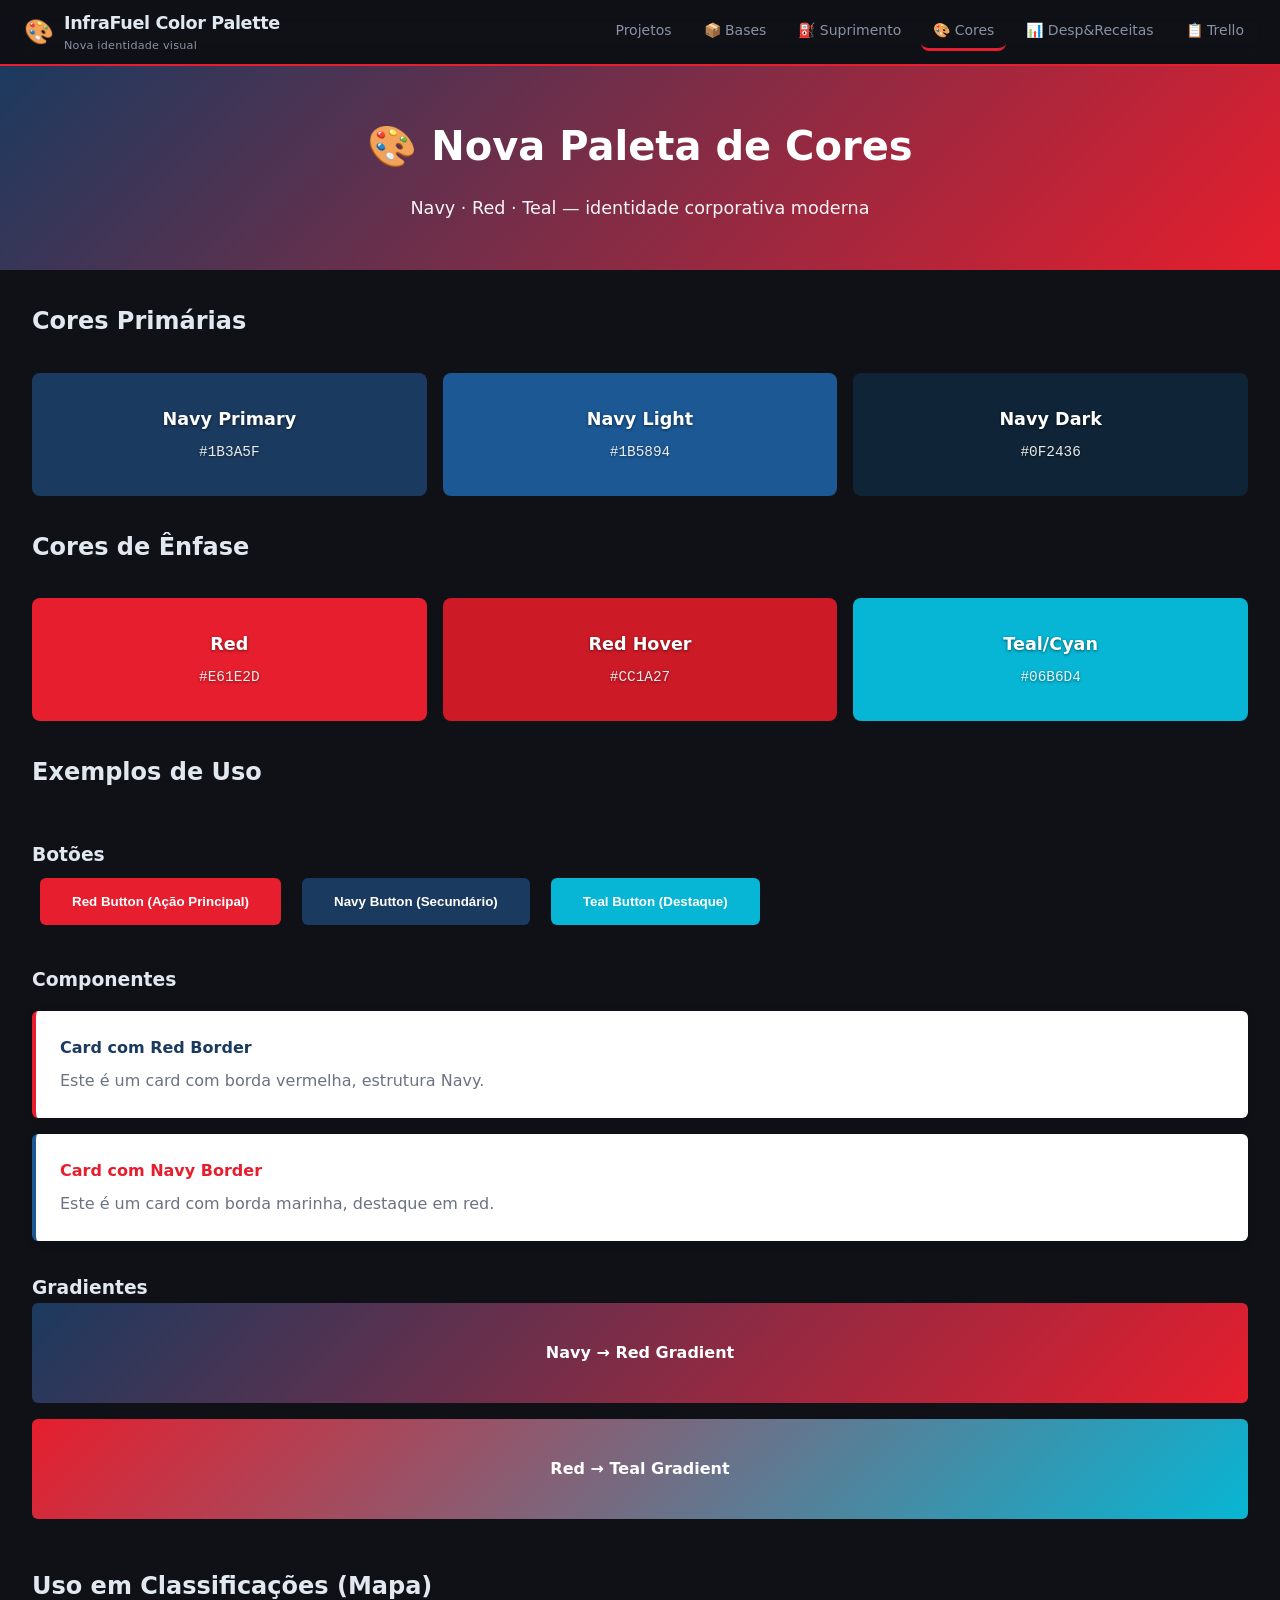
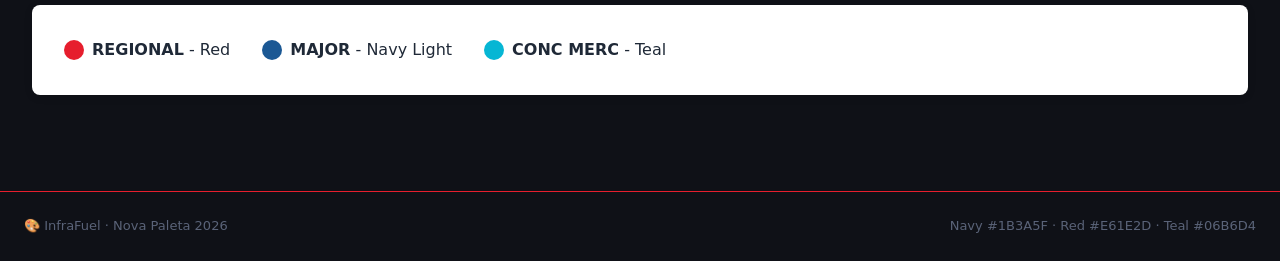
<file: cores.html>
<!DOCTYPE html>
<html lang="pt-BR">
<head>
  <meta charset="UTF-8">
  <meta name="viewport" content="width=device-width, initial-scale=1.0">
  <title>Paleta de Cores · InfraFuel</title>
  <link rel="stylesheet" href="style.css">
  <style>
    .color-section { padding: 2rem; }
    .color-grid { display: grid; grid-template-columns: repeat(auto-fit, minmax(200px, 1fr)); gap: 1rem; margin: 2rem 0; }
    .color-box { padding: 2rem; border-radius: 8px; text-align: center; color: white; text-shadow: 0 1px 3px rgba(0,0,0,0.5); }
    .color-label { font-weight: 600; font-size: 1.1rem; margin-bottom: 0.5rem; }
    .color-code { font-family: monospace; font-size: 0.9rem; opacity: 0.9; }
    .color-primary { background: #1B3A5F; }
    .color-primary-dark { background: #0F2436; }
    .color-primary-light { background: #1B5894; }
    .color-accent { background: #E61E2D; }
    .color-accent-hover { background: #CC1A27; }
    .color-secondary { background: #06B6D4; }
    .examples { margin: 3rem 0; }
    .btn-demo { padding: 1rem 2rem; margin: 0.5rem; border: none; border-radius: 6px; font-weight: 600; cursor: pointer; }
    .btn-red { background: #E61E2D; color: white; }
    .btn-navy { background: #1B3A5F; color: white; }
    .btn-teal { background: #06B6D4; color: white; }
    .btn-red:hover { background: #CC1A27; }
    .btn-navy:hover { background: #0F2436; }
    .btn-teal:hover { background: #0891b2; }
  </style>
</head>
<body>
  <header class="site-header" style="border-bottom: 2px solid #E61E2D;">
    <div class="container header-inner">
      <div class="brand">
        <span class="brand-icon">🎨</span>
        <div>
          <span class="brand-title">InfraFuel Color Palette</span>
          <span class="brand-sub">Nova identidade visual</span>
        </div>
      </div>
      <nav class="header-nav">
        <a href="index.html">Projetos</a>
        <a href="bases.html">📦 Bases</a>
        <a href="suprimento.html">⛽ Suprimento</a>
        <a href="cores.html" style="border-bottom: 3px solid #E61E2D;">🎨 Cores</a>
        <a href="dashboard_cessao.html">📊 Desp&amp;Receitas</a>
        <a href="trello-projetos.html">📋 Trello</a>
      </nav>
    </div>
  </header>

  <section style="padding: 3rem 0; background: linear-gradient(135deg, #1B3A5F 0%, #E61E2D 100%); color: white; text-align: center;">
    <div class="container">
      <h1 style="font-size: 2.5rem; margin-bottom: 1rem;">🎨 Nova Paleta de Cores</h1>
      <p style="font-size: 1.1rem; opacity: 0.95;">Navy · Red · Teal — identidade corporativa moderna</p>
    </div>
  </section>

  <div class="container color-section">
    <h2>Cores Primárias</h2>
    <div class="color-grid">
      <div class="color-box color-primary">
        <div class="color-label">Navy Primary</div>
        <div class="color-code">#1B3A5F</div>
      </div>
      <div class="color-box color-primary-light">
        <div class="color-label">Navy Light</div>
        <div class="color-code">#1B5894</div>
      </div>
      <div class="color-box color-primary-dark">
        <div class="color-label">Navy Dark</div>
        <div class="color-code">#0F2436</div>
      </div>
    </div>

    <h2>Cores de Ênfase</h2>
    <div class="color-grid">
      <div class="color-box color-accent">
        <div class="color-label">Red</div>
        <div class="color-code">#E61E2D</div>
      </div>
      <div class="color-box color-accent-hover">
        <div class="color-label">Red Hover</div>
        <div class="color-code">#CC1A27</div>
      </div>
      <div class="color-box color-secondary">
        <div class="color-label">Teal/Cyan</div>
        <div class="color-code">#06B6D4</div>
      </div>
    </div>

    <h2>Exemplos de Uso</h2>
    <div class="examples">
      <div style="margin-bottom: 2rem;">
        <h3>Botões</h3>
        <button class="btn-demo btn-red">Red Button (Ação Principal)</button>
        <button class="btn-demo btn-navy">Navy Button (Secundário)</button>
        <button class="btn-demo btn-teal">Teal Button (Destaque)</button>
      </div>

      <div style="margin-bottom: 2rem;">
        <h3>Componentes</h3>
        <div style="background: white; padding: 1.5rem; border-left: 4px solid #E61E2D; border-radius: 6px; margin: 1rem 0; box-shadow: 0 2px 8px rgba(0,0,0,0.1);">
          <strong style="color: #1B3A5F;">Card com Red Border</strong>
          <p style="color: #6b7280; margin-top: 0.5rem;">Este é um card com borda vermelha, estrutura Navy.</p>
        </div>

        <div style="background: white; padding: 1.5rem; border-left: 4px solid #1B5894; border-radius: 6px; margin: 1rem 0; box-shadow: 0 2px 8px rgba(0,0,0,0.1);">
          <strong style="color: #E61E2D;">Card com Navy Border</strong>
          <p style="color: #6b7280; margin-top: 0.5rem;">Este é um card com borda marinha, destaque em red.</p>
        </div>
      </div>

      <div style="margin-bottom: 2rem;">
        <h3>Gradientes</h3>
        <div style="height: 100px; background: linear-gradient(135deg, #1B3A5F 0%, #E61E2D 100%); border-radius: 6px; display: flex; align-items: center; justify-content: center; color: white; font-weight: 600;">
          Navy → Red Gradient
        </div>
        <div style="height: 100px; background: linear-gradient(135deg, #E61E2D 0%, #06B6D4 100%); border-radius: 6px; display: flex; align-items: center; justify-content: center; color: white; font-weight: 600; margin-top: 1rem;">
          Red → Teal Gradient
        </div>
      </div>
    </div>

    <h2>Uso em Classificações (Mapa)</h2>
    <div style="background: white; padding: 2rem; border-radius: 8px; box-shadow: 0 2px 8px rgba(0,0,0,0.1);">
      <div style="display: flex; gap: 2rem; flex-wrap: wrap;">
        <div style="display: flex; align-items: center; gap: 0.5rem;">
          <div style="width: 20px; height: 20px; background: #E61E2D; border-radius: 50%;"></div>
          <span style="color: #1f2937;"><strong>REGIONAL</strong> - Red</span>
        </div>
        <div style="display: flex; align-items: center; gap: 0.5rem;">
          <div style="width: 20px; height: 20px; background: #1B5894; border-radius: 50%;"></div>
          <span style="color: #1f2937;"><strong>MAJOR</strong> - Navy Light</span>
        </div>
        <div style="display: flex; align-items: center; gap: 0.5rem;">
          <div style="width: 20px; height: 20px; background: #06B6D4; border-radius: 50%;"></div>
          <span style="color: #1f2937;"><strong>CONC MERC</strong> - Teal</span>
        </div>
      </div>
    </div>
  </div>

  <footer class="site-footer" style="margin-top: 4rem; border-top: 1px solid #E61E2D;">
    <div class="container footer-inner">
      <span>🎨 InfraFuel · Nova Paleta 2026</span>
      <span>Navy #1B3A5F · Red #E61E2D · Teal #06B6D4</span>
    </div>
  </footer>
</body>
</html>
</file>
<file: style.css>
/* ── Reset & Variables ─────────────────────────────────────── */
*, *::before, *::after { box-sizing: border-box; margin: 0; padding: 0; }

:root {
  --bg:           #0f1117;
  --bg-2:         #161a24;
  --bg-3:         #1e2333;
  --border:       #2a3045;
  --border-light: #323a52;
  --text:         #e2e8f0;
  --text-muted:   #8892a4;
  --text-subtle:  #5a6378;
  --primary:      #1B3A5F;
  --primary-dark: #0F2436;
  --primary-light: #1B5894;
  --accent:       #E61E2D;
  --accent-hover: #CC1A27;
  --accent-glow:  #E61E2D40;
  --secondary:    #06B6D4;
  --secondary-glow: #06B6D440;
  --radius:       12px;
  --radius-sm:    8px;
  --shadow:       0 4px 24px #00000060;
  --shadow-hover: 0 8px 40px #00000080;
  --font:         'Segoe UI', system-ui, -apple-system, sans-serif;
  --transition:   0.2s cubic-bezier(0.4, 0, 0.2, 1);
}

html { scroll-behavior: smooth; }

body {
  font-family: var(--font);
  background: var(--bg);
  color: var(--text);
  line-height: 1.6;
  min-height: 100vh;
}

.container {
  max-width: 1320px;
  margin: 0 auto;
  padding: 0 24px;
}

/* ── Header ────────────────────────────────────────────────── */
.site-header {
  position: sticky;
  top: 0;
  z-index: 100;
  background: var(--bg)ee;
  backdrop-filter: blur(12px);
  -webkit-backdrop-filter: blur(12px);
  border-bottom: 1px solid transparent;
  transition: border-color var(--transition), box-shadow var(--transition);
}

.site-header.scrolled {
  border-bottom-color: var(--border);
  box-shadow: 0 2px 20px #00000050;
}

.header-inner {
  display: flex;
  align-items: center;
  justify-content: space-between;
  height: 64px;
  gap: 16px;
}

.brand {
  display: flex;
  align-items: center;
  gap: 10px;
  text-decoration: none;
  color: inherit;
}

.brand-icon {
  font-size: 1.5rem;
  line-height: 1;
}

.brand-title {
  display: block;
  font-size: 1.1rem;
  font-weight: 700;
  color: var(--text);
  letter-spacing: -0.02em;
}

.brand-sub {
  display: block;
  font-size: 0.7rem;
  color: var(--text-muted);
  letter-spacing: 0.02em;
}

.header-nav {
  display: flex;
  gap: 8px;
}

.header-nav a {
  color: var(--text-muted);
  text-decoration: none;
  font-size: 0.875rem;
  padding: 6px 12px;
  border-radius: var(--radius-sm);
  transition: color var(--transition), background var(--transition);
}

.header-nav a:hover {
  color: var(--text);
  background: var(--bg-3);
}

/* ── Hero ───────────────────────────────────────────────────── */
.hero {
  padding: 36px 0 24px;
  background: radial-gradient(ellipse 80% 60% at 50% 0%, var(--accent-glow), transparent);
  border-bottom: 1px solid var(--border);
}

.hero-layout {
  display: grid;
  grid-template-columns: 1fr;
  gap: 28px;
  align-items: start;
}

.hero-copy {
  min-width: 0;
}

.hero-title {
  font-size: clamp(1.6rem, 4vw, 2.8rem);
  font-weight: 800;
  line-height: 1.15;
  letter-spacing: -0.03em;
  margin-bottom: 10px;
}

.highlight {
  background: linear-gradient(135deg, #E61E2D, #06B6D4);
  -webkit-background-clip: text;
  -webkit-text-fill-color: transparent;
  background-clip: text;
}

.hero-sub {
  font-size: 0.95rem;
  color: var(--text-muted);
  max-width: 780px;
  margin-bottom: 0;
  line-height: 1.6;
}

.hero-stats {
  display: flex;
  gap: 0;
  border: 1px solid var(--border);
  border-radius: var(--radius);
  overflow: hidden;
  width: fit-content;
  background: var(--bg-2);
}

/* ── Control Bar (sticky: stats + filters) ─────────────────── */
.control-bar {
  position: sticky;
  top: 64px;
  z-index: 90;
  background: var(--bg-2);
  border-bottom: 1px solid var(--border);
  box-shadow: 0 2px 16px #00000050;
}

.control-bar-inner {
  display: grid;
  grid-template-columns: 148px 1fr;
  gap: 20px;
  align-items: start;
  padding: 12px 0;
}

.control-filters {
  min-width: 0;
}

.control-bar .hero-stats {
  display: grid;
  grid-template-columns: 1fr 1fr;
  width: 100%;
  background: var(--bg-3);
  border-radius: var(--radius);
  overflow: hidden;
  border: 1px solid var(--border);
}

.control-bar .stat {
  padding: 5px 10px;
  border-right: 1px solid var(--border);
  border-bottom: 1px solid var(--border);
  width: 100%;
  align-items: flex-start;
  gap: 1px;
}

.control-bar .stat:nth-child(2n) {
  border-right: none;
}

.control-bar .stat:nth-last-child(-n+2) {
  border-bottom: none;
}

.control-bar .stat-num {
  font-size: 1rem;
}

.control-bar .stat-label {
  font-size: 0.55rem;
}

.stat {
  display: flex;
  flex-direction: column;
  align-items: center;
  padding: 20px 36px;
  border-right: 1px solid var(--border);
  gap: 4px;
}

.stat:last-child { border-right: none; }

.stat-num {
  font-size: 2rem;
  font-weight: 800;
  color: var(--text);
  letter-spacing: -0.04em;
  line-height: 1;
}

.stat-label {
  font-size: 0.75rem;
  color: var(--text-muted);
  text-transform: uppercase;
  letter-spacing: 0.06em;
}

/* ── Filters ────────────────────────────────────────────────── */
.filters-section {
  background: var(--bg-2);
  border-bottom: 1px solid var(--border);
  padding: 24px 0;
  position: sticky;
  top: 64px;
  z-index: 90;
}

.search-wrap {
  display: flex;
  align-items: center;
  gap: 10px;
  background: var(--bg-3);
  border: 1px solid var(--border);
  border-radius: var(--radius);
  padding: 8px 14px;
  margin-bottom: 12px;
  transition: border-color var(--transition), box-shadow var(--transition);
}

.search-wrap:focus-within {
  border-color: var(--accent);
  box-shadow: 0 0 0 3px var(--accent-glow);
}

.search-icon { font-size: 1rem; color: var(--text-muted); flex-shrink: 0; }

#search-input {
  flex: 1;
  background: none;
  border: none;
  outline: none;
  color: var(--text);
  font-size: 0.9375rem;
  font-family: var(--font);
}

#search-input::placeholder { color: var(--text-subtle); }

.clear-btn {
  background: none;
  border: none;
  color: var(--text-subtle);
  cursor: pointer;
  font-size: 0.9rem;
  padding: 2px 4px;
  border-radius: 4px;
  opacity: 0;
  transition: opacity var(--transition), color var(--transition);
}

.clear-btn:hover { color: var(--text); }

.filter-row {
  display: flex;
  flex-direction: row;
  gap: 16px;
  flex-wrap: wrap;
}

.toggle-row {
  display: inline-flex;
  align-items: center;
  gap: 8px;
  margin-top: 12px;
  color: var(--text-muted);
  font-size: 0.8rem;
  cursor: pointer;
  user-select: none;
}

.toggle-row input {
  width: 14px;
  height: 14px;
  accent-color: var(--accent);
}

.filter-group {
  display: flex;
  flex-direction: column;
  gap: 6px;
  flex: 1;
  min-width: 140px;
}

.filter-label {
  font-size: 0.68rem;
  font-weight: 600;
  color: var(--text-muted);
  text-transform: uppercase;
  letter-spacing: 0.06em;
}

.filter-help {
  font-size: 0.68rem;
  color: var(--text-subtle);
}

.filter-select {
  width: 100%;
  padding: 8px 12px;
  background: var(--bg-3);
  border: 1px solid var(--border);
  border-radius: var(--radius);
  color: var(--text);
  font-size: 0.875rem;
  font-family: var(--font);
  cursor: pointer;
  transition: border-color var(--transition), box-shadow var(--transition);
  appearance: none;
  -webkit-appearance: none;
  background-image: url("data:image/svg+xml,%3Csvg xmlns='http://www.w3.org/2000/svg' width='12' height='12' viewBox='0 0 12 12'%3E%3Cpath fill='%2394a3b8' d='M6 8L1 3h10z'/%3E%3C/svg%3E");
  background-repeat: no-repeat;
  background-position: right 12px center;
  padding-right: 32px;
}

.filter-select:focus {
  outline: none;
  border-color: var(--accent);
  box-shadow: 0 0 0 3px var(--accent-glow);
}

.filter-select option {
  background: var(--bg-2);
  color: var(--text);
}

.filter-select[multiple] {
  padding: 8px;
  padding-right: 8px;
  background-image: none;
  appearance: auto;
  -webkit-appearance: auto;
}

/* ── Custom Dropdown Select ─────────────────────────────────── */
.custom-select-wrap {
  position: relative;
}

.custom-select-btn {
  width: 100%;
  display: flex;
  align-items: center;
  justify-content: space-between;
  gap: 8px;
  padding: 8px 12px;
  background: var(--bg-3);
  border: 1px solid var(--border);
  border-radius: var(--radius);
  color: var(--text);
  font-size: 0.875rem;
  font-family: var(--font);
  cursor: pointer;
  transition: border-color var(--transition), box-shadow var(--transition);
  text-align: left;
}

.custom-select-btn:focus,
.custom-select-wrap.open .custom-select-btn {
  outline: none;
  border-color: var(--accent);
  box-shadow: 0 0 0 3px var(--accent-glow);
}

.custom-select-text {
  flex: 1;
  overflow: hidden;
  text-overflow: ellipsis;
  white-space: nowrap;
  color: var(--text-muted);
  font-size: 0.8125rem;
}

.custom-select-arrow {
  font-size: 0.7rem;
  color: var(--text-subtle);
  transition: transform var(--transition);
  flex-shrink: 0;
}

.custom-select-wrap.open .custom-select-arrow {
  transform: rotate(180deg);
}

.custom-select-dropdown {
  display: none;
  position: absolute;
  top: calc(100% + 4px);
  left: 0;
  min-width: 100%;
  z-index: 200;
  background: var(--bg-2);
  border: 1px solid var(--border);
  border-radius: var(--radius);
  box-shadow: var(--shadow);
  overflow: hidden;
}

.custom-select-wrap.open .custom-select-dropdown {
  display: block;
}

.custom-select-dropdown .filter-select {
  width: 100%;
  border: none;
  border-radius: 0;
}

.custom-select-dropdown .filter-select:focus {
  box-shadow: none;
  border-color: transparent;
}

.dropdown-help {
  display: block;
  padding: 4px 10px 6px;
  border-top: 1px solid var(--border);
}

.chips {
  display: flex;
  flex-wrap: wrap;
  gap: 5px;
}

.chip {
  padding: 4px 10px;
  border-radius: 100px;
  font-size: 0.72rem;
  font-weight: 500;
  border: 1px solid var(--border);
  background: var(--bg-3);
  color: var(--text-muted);
  cursor: pointer;
  transition: all var(--transition);
  white-space: nowrap;
  font-family: var(--font);
}

.chip:hover {
  border-color: var(--border-light);
  color: var(--text);
  background: var(--bg-3);
}

.chip.active {
  background: var(--accent);
  border-color: var(--accent);
  color: #fff;
}

.results-info {
  margin-top: 12px;
  font-size: 0.74rem;
  color: var(--text-subtle);
}

/* ── Grid ───────────────────────────────────────────────────── */
main.container {
  padding-top: 40px;
  padding-bottom: 80px;
}

.grid {
  display: grid;
  grid-template-columns: repeat(auto-fill, minmax(340px, 1fr));
  gap: 20px;
}

/* ── Card ───────────────────────────────────────────────────── */
.card {
  background: var(--bg-2);
  border: 1px solid var(--border);
  border-radius: var(--radius);
  overflow: hidden;
  display: flex;
  flex-direction: column;
  transition: transform var(--transition), box-shadow var(--transition), border-color var(--transition);
}

.card:hover {
  transform: translateY(-3px);
  box-shadow: var(--shadow-hover);
  border-color: var(--border-light);
}

@keyframes cardIn {
  from { opacity: 0; transform: translateY(16px); }
  to   { opacity: 1; transform: translateY(0); }
}

.card-enter {
  animation: cardIn 0.4s ease both;
}

.card-top {
  display: flex;
  align-items: flex-start;
  justify-content: space-between;
  padding: 16px 16px 12px;
  border-top: 3px solid var(--border);
  gap: 8px;
}

.card-badges {
  display: flex;
  flex-wrap: wrap;
  gap: 6px;
  flex: 1;
}

.badge-type,
.badge-status {
  display: inline-block;
  padding: 3px 8px;
  border-radius: 100px;
  font-size: 0.72rem;
  font-weight: 600;
  letter-spacing: 0.02em;
  white-space: nowrap;
}

.badge-type {
  border: 1px solid;
}

.badge-status {
  border: none;
}

.card-flag {
  font-size: 1.5rem;
  line-height: 1;
  flex-shrink: 0;
}

.card-body {
  padding: 0 16px 16px;
  flex: 1;
}

.card-title {
  font-size: 1.025rem;
  font-weight: 700;
  letter-spacing: -0.02em;
  line-height: 1.3;
  margin-bottom: 6px;
  color: var(--text);
}

.card-country {
  font-size: 0.8rem;
  color: var(--text-muted);
  margin-bottom: 10px;
}

.card-description {
  font-size: 0.875rem;
  color: var(--text-muted);
  line-height: 1.6;
}

.card-details {
  border-top: 1px solid var(--border);
  padding: 12px 16px;
  display: flex;
  flex-direction: column;
  gap: 8px;
  background: var(--bg-3);
}

.detail-row {
  display: grid;
  grid-template-columns: 18px 90px 1fr;
  align-items: baseline;
  gap: 6px;
  font-size: 0.8rem;
}

.detail-icon {
  font-size: 0.85rem;
  line-height: 1;
}

.detail-label {
  color: var(--text-subtle);
  font-weight: 500;
  white-space: nowrap;
}

.detail-value {
  color: var(--text-muted);
  text-align: right;
  line-height: 1.4;
}

.card-link {
  display: block;
  text-align: center;
  padding: 10px 16px;
  font-size: 0.8125rem;
  font-weight: 600;
  color: var(--accent);
  text-decoration: none;
  border-top: 1px solid var(--border);
  transition: background var(--transition);
}

.card-link:hover {
  background: var(--accent-glow);
}

/* ── Empty state ─────────────────────────────────────────────── */
.empty-state {
  text-align: center;
  padding: 80px 24px;
  color: var(--text-muted);
}

.empty-state p {
  margin-bottom: 16px;
  font-size: 1.05rem;
}

.btn-reset {
  background: var(--accent);
  color: #fff;
  border: none;
  padding: 10px 24px;
  border-radius: var(--radius-sm);
  font-size: 0.9rem;
  font-weight: 600;
  cursor: pointer;
  font-family: var(--font);
  transition: opacity var(--transition);
}

.btn-reset:hover { opacity: 0.85; }

/* ── About / Sources ─────────────────────────────────────────── */
.about-section {
  background: var(--bg-2);
  border-top: 1px solid var(--border);
  padding: 64px 0;
}

.about-inner {
  display: grid;
  grid-template-columns: 1fr 1fr;
  gap: 60px;
}

.about-inner h2 {
  font-size: 1.3rem;
  font-weight: 700;
  margin-bottom: 16px;
  color: var(--text);
}

.about-inner p {
  font-size: 0.9375rem;
  color: var(--text-muted);
  line-height: 1.7;
  margin-bottom: 12px;
}

.source-list {
  list-style: none;
  display: flex;
  flex-direction: column;
  gap: 8px;
}

.source-list li {
  font-size: 0.875rem;
  color: var(--text-muted);
  padding-left: 20px;
  position: relative;
  line-height: 1.5;
}

.source-list li::before {
  content: "→";
  position: absolute;
  left: 0;
  color: var(--accent);
  font-weight: 700;
}

/* ── Footer ─────────────────────────────────────────────────── */
.site-footer {
  background: var(--bg);
  border-top: 1px solid var(--border);
  padding: 24px 0;
}

.footer-inner {
  display: flex;
  justify-content: space-between;
  align-items: center;
  font-size: 0.8125rem;
  color: var(--text-subtle);
  flex-wrap: wrap;
  gap: 8px;
}

/* ── Map ────────────────────────────────────────────────────── */
.map-section {
  border-top: 1px solid var(--border);
  border-bottom: 1px solid var(--border);
  background: var(--bg);
}

.map-header {
  padding-top: 32px;
  padding-bottom: 12px;
}

.section-title {
  font-size: 1.3rem;
  font-weight: 700;
  color: var(--text);
  margin-bottom: 6px;
}

.map-sub {
  font-size: 0.8125rem;
  color: var(--text-muted);
  margin-bottom: 16px;
}

#map {
  height: 560px;
  width: 100%;
  background: var(--bg-2);
}

.leaflet-container { background: #0d1117; }

.leaflet-popup-content-wrapper {
  background: var(--bg-2) !important;
  color: var(--text) !important;
  border: 1px solid var(--border) !important;
  border-radius: var(--radius-sm) !important;
  box-shadow: var(--shadow) !important;
}

.leaflet-popup-tip-container .leaflet-popup-tip { background: var(--bg-2) !important; }
.leaflet-popup-close-button { color: var(--text-muted) !important; }

.map-popup strong {
  display: block;
  font-size: 0.875rem;
  margin-bottom: 4px;
  color: var(--text);
  line-height: 1.3;
}

.popup-state {
  font-size: 0.75rem;
  color: var(--text-subtle);
  margin-bottom: 6px;
}

.popup-fuel {
  font-size: 0.75rem;
  color: var(--text-muted);
  margin-bottom: 4px;
}

.popup-status {
  display: inline-block;
  font-size: 0.7rem;
  font-weight: 600;
  padding: 2px 7px;
  border-radius: 100px;
  margin-top: 4px;
}

/* ── Utility ────────────────────────────────────────────────── */
.hidden { display: none !important; }

/* ── Responsive ─────────────────────────────────────────────── */
@media (max-width: 900px) {
  .hero-title { font-size: 1.8rem; }
  .control-bar-inner { grid-template-columns: 1fr; gap: 12px; }
  .control-bar .hero-stats { display: flex; flex-direction: row; width: fit-content; border-radius: var(--radius); }
  .control-bar .stat { border-right: 1px solid var(--border); border-bottom: none; padding: 10px 16px; align-items: center; }
  .control-bar .stat:last-child { border-right: none; }
  .about-inner { grid-template-columns: 1fr; gap: 40px; }
}

@media (max-width: 640px) {
  .header-inner { height: 56px; }
  .brand-sub { display: none; }
  .header-nav { display: none; }
  .hero { padding: 24px 0 16px; }
  .hero-title { font-size: 1.4rem; }
  .control-bar { top: 56px; }
  .control-bar-inner { gap: 10px; padding: 10px 0; }
  .control-bar .hero-stats { display: flex; flex-direction: column; width: 100%; }
  .control-bar .stat { border-right: none; border-bottom: 1px solid var(--border); flex-direction: row; justify-content: space-between; align-items: center; }
  .control-bar .stat:last-child { border-bottom: none; }
  .grid { grid-template-columns: 1fr; }
  .filter-group { flex-direction: column; align-items: flex-start; }
  .detail-row { grid-template-columns: 18px 80px 1fr; }
  .footer-inner { flex-direction: column; text-align: center; }
  #map { height: 380px; }
}
</file>
